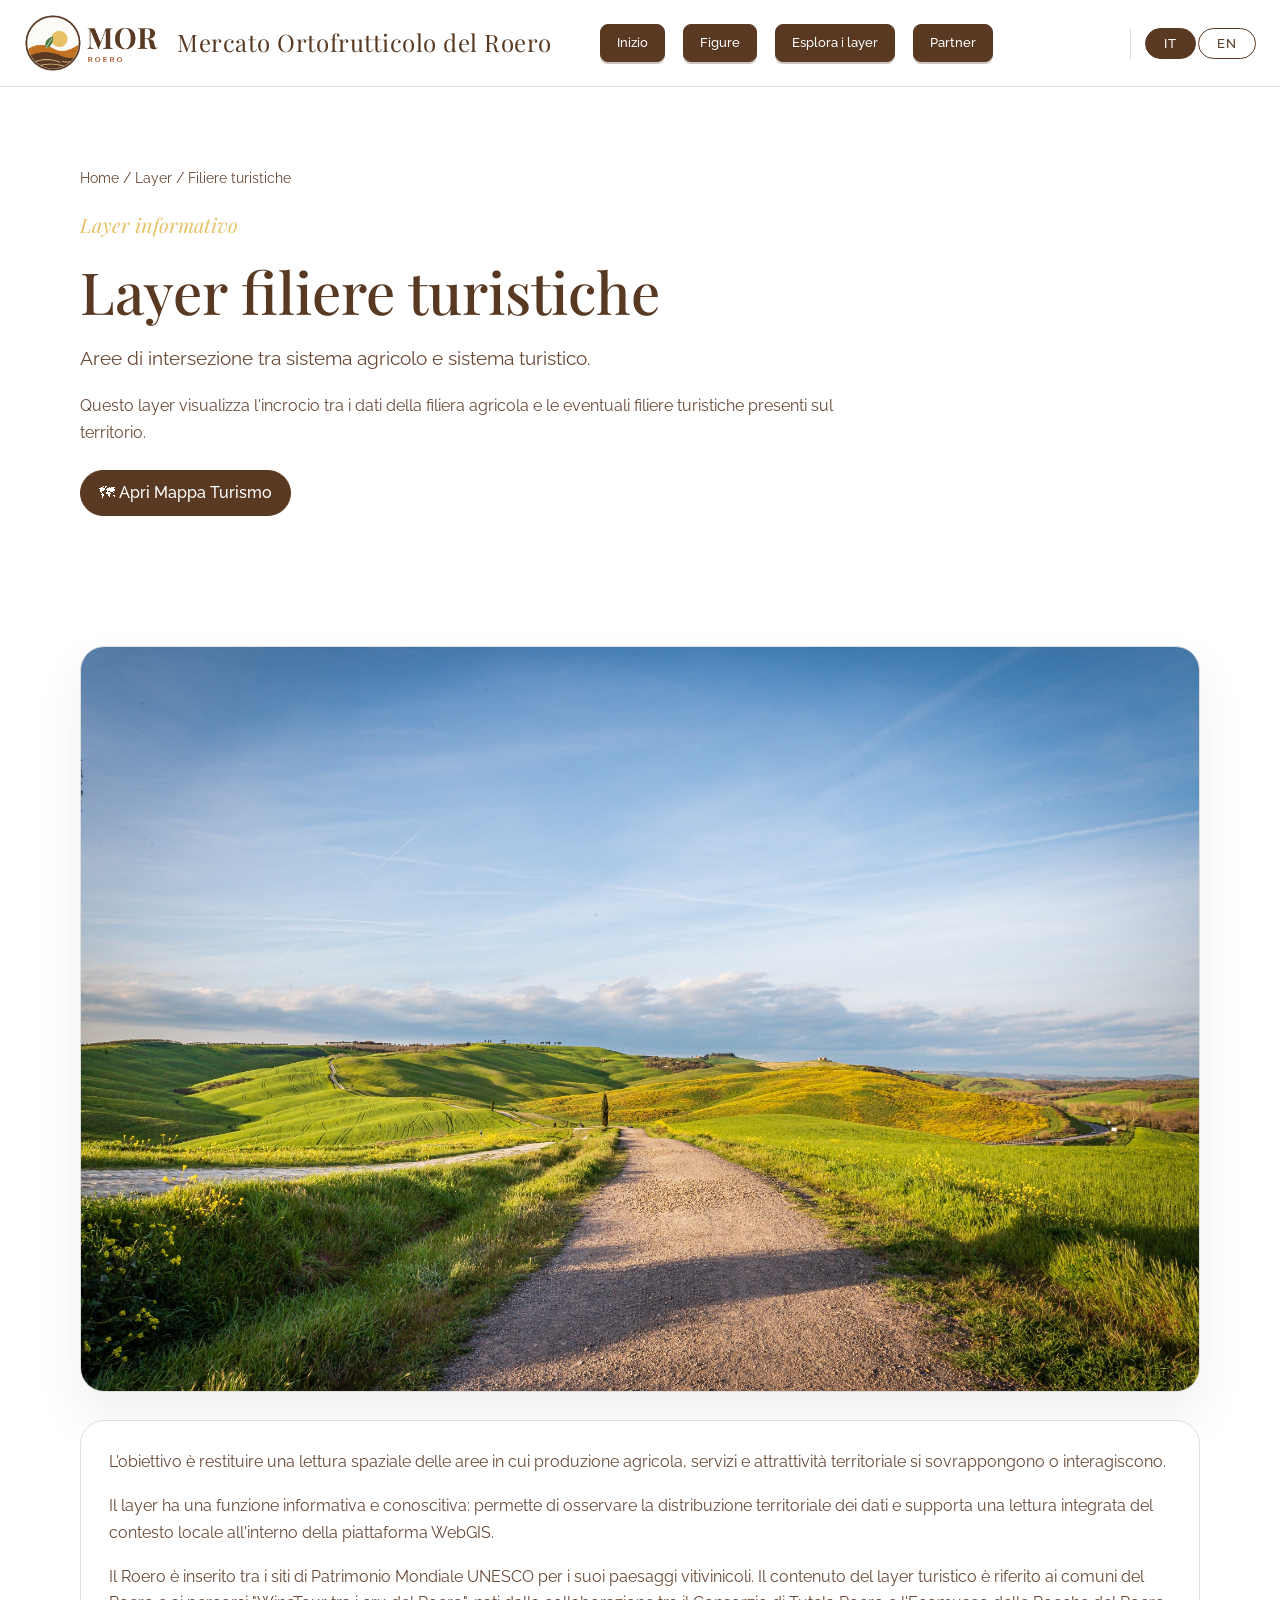
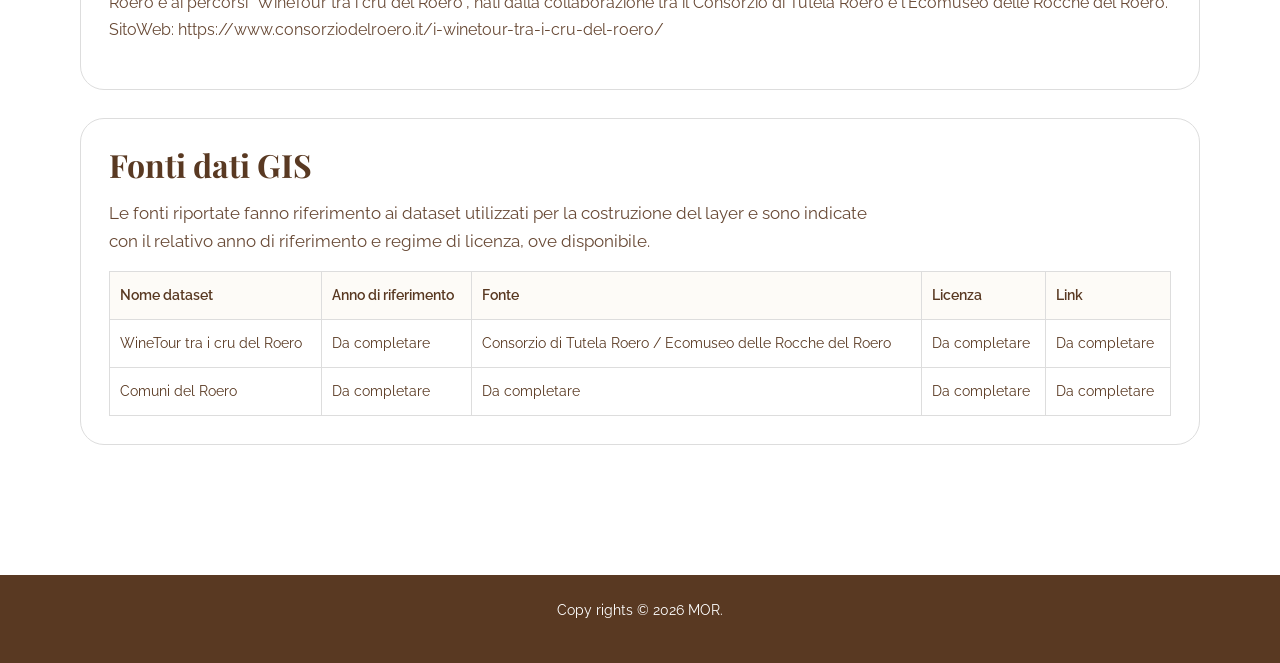
<file: tourism.html>
<!DOCTYPE html>
<html lang="it">
<head>
  <meta charset="UTF-8">
  <meta name="viewport" content="width=device-width, initial-scale=1.0">
  <title>Layer filiere turistiche – MOR</title>
  <link rel="stylesheet" href="shared.css">
  <link rel="stylesheet" href="mobile.css">
</head>
<body>
  <header class="site-header">
    <div class="container navbar">
      <a class="brand" href="index.html">
        <img src="images/logo.png" alt="Logo MOR">
        <div class="brand-title">Mercato Ortofrutticolo del Roero</div>
      </a>
      <nav class="nav-links" aria-label="Navigazione principale">
        <a href="index.html" data-i18n="nav.home">Home</a>
        <a href="index.html#numeri" data-i18n="idx.nav.numbers">Figure</a>
        <a href="index.html#features" data-i18n="idx.nav.features">Esplora i layer</a>
        <a href="index.html#partners" data-i18n="idx.nav.partners">Partner</a>
      </nav>
      <div class="lang-switcher">
        <button class="lang-btn active" data-lang="it" onclick="setLang('it')">IT</button>
        <button class="lang-btn" data-lang="en" onclick="setLang('en')">EN</button>
      </div>
    </div>
  </header>

  <main class="page-hero">
    <div class="container">
      <div class="breadcrumbs" data-i18n="tou.breadcrumb">Home / Layer / Filiere turistiche</div>
      <span class="kicker" data-i18n="nav.infolayer">Layer informativo</span>
      <h1 data-i18n="tou.h1">Layer filiere turistiche</h1>
      <p class="lead" data-i18n="tou.lead">Aree di intersezione tra sistema agricolo e sistema turistico.</p>
      <p class="support" data-i18n="tou.support">Questo layer visualizza l'incrocio tra i dati della filiera agricola e le eventuali filiere turistiche presenti sul territorio.</p>
      <div class="button-row"><a class="btn primary" href="webgis-tourism/index.html" data-i18n="tou.btn.map">&#128506; Apri Mappa Turismo</a></div>
    </div>
  </main>

  <section class="section">
    <div class="container article-grid">
      <div class="article-image"><img src="images/tourism.jpg" alt="Filiere turistiche del Roero"></div>
      <div class="panel article-copy">
        <p data-i18n="tou.p1">L'obiettivo è restituire una lettura spaziale delle aree in cui produzione agricola, servizi e attrattività territoriale si sovrappongono o interagiscono.</p>
        <p data-i18n="tou.p2">Il layer ha una funzione informativa e conoscitiva: permette di osservare la distribuzione territoriale dei dati e supporta una lettura integrata del contesto locale all'interno della piattaforma WebGIS.</p>
        <p data-i18n="tou.p3">Il Roero è inserito tra i siti di Patrimonio Mondiale UNESCO per i suoi paesaggi vitivinicoli. Il contenuto del layer turistico è riferito ai comuni del Roero e ai percorsi "WineTour tra i cru del Roero", nati dalla collaborazione tra il Consorzio di Tutela Roero e l'Ecomuseo delle Rocche del Roero. SitoWeb: https://www.consorziodelroero.it/i-winetour-tra-i-cru-del-roero/ </p>
      </div>
      <div class="panel">
        <h2 class="section-title" style="font-size:32px;" data-i18n="gis.title">Fonti dati GIS</h2>
        <p class="section-intro" style="margin-bottom:0;" data-i18n="gis.intro">Le fonti riportate fanno riferimento ai dataset utilizzati per la costruzione del layer e sono indicate con il relativo anno di riferimento e regime di licenza, ove disponibile.</p>
        <table class="sources-table">
          <thead>
            <tr>
              <th data-i18n="th.name">Nome dataset</th>
              <th data-i18n="th.year">Anno di riferimento</th>
              <th data-i18n="th.source">Fonte</th>
              <th data-i18n="th.license">Licenza</th>
              <th data-i18n="th.link">Link</th>
            </tr>
          </thead>
          <tbody>
            <tr>
              <td data-i18n="tou.data.winetour">WineTour tra i cru del Roero</td>
              <td data-i18n="common.to_complete">Da completare</td>
              <td data-i18n="tou.data.consorzio">Consorzio di Tutela Roero / Ecomuseo delle Rocche del Roero</td>
              <td data-i18n="common.to_complete">Da completare</td>
              <td data-i18n="common.to_complete">Da completare</td>
            </tr>
            <tr>
              <td data-i18n="tou.data.comuni">Comuni del Roero</td>
              <td data-i18n="common.to_complete">Da completare</td>
              <td data-i18n="common.to_complete">Da completare</td>
              <td data-i18n="common.to_complete">Da completare</td>
              <td data-i18n="common.to_complete">Da completare</td>
            </tr>
          </tbody>
        </table>
      </div>
    </div>
  </section>

  <footer class="footer"><div class="container">Copy rights &copy; 2026 MOR.</div></footer>
  <script src="lang.js"></script>
  <script src="mobile.js"></script>
</body>
</html>
</file>
<file: shared.css>
@import url('https://fonts.googleapis.com/css2?family=Playfair+Display:wght@400;500;600&family=Raleway:wght@300;400;500;600&display=swap');
:root {
  --mor-brown: #593922;
  --mor-brown-soft: #684935;
  --mor-gold: #E6C165;
  --mor-rust: #A45323;
  --mor-amber: #C27223;
  --mor-cream: #FDFBF7;
  --mor-line: #DDDDDD;
  --mor-line-soft: #E0E0E0;
  --mor-gold-soft: #EBD094;
}
* { box-sizing: border-box; }
html { scroll-behavior: smooth; }
body {
  margin: 0;
  font-family: 'Raleway', sans-serif;
  color: var(--mor-brown);
  background: #ffffff;
  line-height: 1.65;
}
a { color: inherit; text-decoration: none; }
img { max-width: 100%; display: block; }
.container { width: min(1120px, calc(100% - 40px)); margin: 0 auto; }
.site-header {
  position: sticky; top: 0; z-index: 50;
  background: rgba(255,255,255,0.96);
  border-bottom: 1px solid var(--mor-line-soft);
  backdrop-filter: blur(8px);
}
.navbar {
  display: flex; align-items: center; justify-content: space-between;
  gap: 16px; padding: 14px 0;
}
.brand { display: flex; align-items: center; gap: 14px; }
.brand img { height: 58px; width: auto; }
.brand-title { font-family: 'Playfair Display', serif; font-size: 24px; letter-spacing: 0.02em; }
.nav-links { display: flex; gap: 18px; flex-wrap: wrap; font-size: 14px; align-items: center; }
.nav-links a { color: var(--mor-brown-soft); }
.nav-links a:hover { color: var(--mor-rust); }
.lang-switcher {
  display: flex;
  gap: 2px;
  margin-left: 8px;
  border-left: 1px solid var(--mor-line);
  padding-left: 14px;
}
.lang-btn {
  background: none;
  border: 1px solid transparent;
  border-radius: 6px;
  cursor: pointer;
  font-family: 'Raleway', sans-serif;
  font-size: 12px;
  font-weight: 700;
  color: var(--mor-brown-soft);
  padding: 3px 8px;
  letter-spacing: 0.07em;
  transition: 0.2s ease;
  line-height: 1;
}
.lang-btn:hover { color: var(--mor-rust); border-color: var(--mor-line); }
.lang-btn.active {
  color: var(--mor-brown);
  border-color: var(--mor-brown);
  background: var(--mor-cream);
}
.hero { padding: 70px 0 44px; }
.hero-grid {
  display: grid; grid-template-columns: 1.1fr 0.9fr; gap: 36px; align-items: center;
}
.hero h1, .page-hero h1, h2.section-title, h3.card-title, .article-title {
  font-family: 'Playfair Display', serif;
  color: var(--mor-brown);
  margin: 0 0 16px;
  line-height: 1.12;
}
.hero h1, .page-hero h1 { font-size: clamp(34px, 5vw, 58px); font-weight: 500; }
.hero .lead, .page-hero .lead {
  font-size: 19px; color: var(--mor-brown-soft); max-width: 720px;
}
.hero .support, .page-hero .support {
  color: var(--mor-brown-soft);
  font-size: 16px;
  max-width: 760px;
}
.kicker {
  display: inline-block;
  margin-bottom: 18px;
  color: var(--mor-gold);
  font-family: 'Playfair Display', serif;
  font-style: italic;
  font-size: 20px;
}
.button-row { display: flex; gap: 14px; flex-wrap: wrap; margin-top: 24px; }
.btn {
  display: inline-flex; align-items: center; justify-content: center;
  min-height: 46px; padding: 0 18px; border-radius: 999px;
  border: 1px solid var(--mor-brown); font-weight: 500;
  transition: 0.2s ease;
}
.btn.primary { background: var(--mor-brown); color: white; }
.btn.secondary { background: white; color: var(--mor-brown); }
.btn:hover { transform: translateY(-1px); }
.hero-image, .article-image {
  border-radius: 24px; overflow: hidden; border: 1px solid var(--mor-line); box-shadow: 0 24px 50px rgba(89,57,34,0.08);
}
.section { padding: 80px 0; }
.section-title { font-size: clamp(28px, 4vw, 42px); }
.section-intro {
  max-width: 780px; color: var(--mor-brown-soft); font-size: 17px; margin: 0 0 24px;
}
.cards {
  display: grid; grid-template-columns: repeat(3, minmax(0, 1fr)); gap: 20px;
}
.card {
  background: white; border: 1px solid var(--mor-line); border-radius: 24px;
  overflow: hidden; box-shadow: 0 16px 34px rgba(89,57,34,0.06);
}
.card-body { padding: 22px; }
.card-title { font-size: 28px; margin-bottom: 10px; }
.card p { color: var(--mor-brown-soft); margin: 0 0 16px; }
.card img { aspect-ratio: 16 / 10; object-fit: cover; width: 100%; }
.panel {
  border: 1px solid var(--mor-line); border-radius: 24px; padding: 28px; background: white;
}
.note-box {
  background: var(--mor-cream); border: 1px solid var(--mor-gold-soft); border-radius: 18px; padding: 18px 20px; color: var(--mor-brown-soft);
}
.page-hero { padding: 80px 0 50px; }
.breadcrumbs { font-size: 14px; color: var(--mor-brown-soft); margin-bottom: 18px; }
.article-grid { display: grid; grid-template-columns: 1fr; gap: 28px; }
.article-copy { font-size: 16px; color: var(--mor-brown-soft); }
.article-copy p { margin: 0 0 18px; }
.article-copy strong { color: var(--mor-brown); }
.sources-table {
  width: 100%; border-collapse: collapse; margin-top: 16px; font-size: 14px;
}
.sources-table th, .sources-table td {
  border: 1px solid var(--mor-line); padding: 12px 10px; text-align: left; vertical-align: top;
}
.sources-table th {
  background: var(--mor-cream); color: var(--mor-brown); font-weight: 600;
}
.container.navbar {
  width: 100%;
  max-width: 100%;
  padding: 14px 24px;
  justify-content: flex-start;
}
.container.navbar .nav-links { margin-left: 32px; }
.container.navbar .lang-switcher { margin-left: auto; }
.container.navbar .nav-links a {
  background: var(--mor-brown);
  color: #ffffff;
  padding: 7px 16px;
  border-radius: 8px;
  font-size: 13px;
  font-weight: 500;
  border: 1px solid var(--mor-brown);
  transition: transform 0.2s ease, box-shadow 0.2s ease, background 0.2s ease;
  transform: translateY(0);
  box-shadow: 0 2px 0 rgba(89,57,34,0.3);
}
.container.navbar .nav-links a:hover {
  background: var(--mor-brown-soft);
  border-color: var(--mor-brown-soft);
  transform: translateY(-3px);
  box-shadow: 0 6px 14px rgba(89,57,34,0.25);
}
.container.navbar .nav-links a:active {
  transform: translateY(1px);
  box-shadow: 0 1px 3px rgba(89,57,34,0.2);
}
.container.navbar .lang-btn {
  background: transparent;
  color: var(--mor-brown);
  padding: 8px 18px;
  border-radius: 999px;
  font-size: 13px;
  font-weight: 500;
  border: 1px solid var(--mor-brown);
  transition: 0.2s ease;
}
.container.navbar .lang-btn:hover { background: var(--mor-cream); }
.container.navbar .lang-btn.active {
  background: var(--mor-brown);
  color: #ffffff;
  border-color: var(--mor-brown);
}
.footer {
  margin-top: 50px; padding: 24px 0 40px; font-size: 14px;
  background: var(--mor-brown); color: #ffffff; text-align: center;
}
.small-muted { font-size: 13px; color: var(--mor-brown-soft); }
.infographic-shell { margin-top: 26px; }
@media (max-width: 920px) {
  .hero-grid, .cards { grid-template-columns: 1fr; }
  .brand-title { display: none; }
}
@media (max-width: 700px) {
  .container { width: min(100% - 24px, 1120px); }
  .navbar { align-items: flex-start; flex-direction: column; }
  .nav-links { gap: 12px; }
  .panel { padding: 20px; }
}
</file>
<file: mobile.css>
/* ─────────────────────────────────────────────────────────────
   MOR – mobile / small-screen layer
   Loaded LAST on every page (after page <style> blocks) so it can
   override page-specific desktop rules. Desktop is untouched: every
   layout rule lives inside a max-width media query.
   ───────────────────────────────────────────────────────────── */

/* Header nav: neutralise the generic `nav { … }` rule used on the
   article pages, which otherwise styles the header's link bar too. */
.site-header nav.nav-links {
  width: auto; height: auto; padding: 0; background: none; border: 0;
  position: static;
}
/* Article pages hide every [data-lang] element by default, which also
   hid one of the IT/EN buttons. Keep both visible. */
.lang-switcher .lang-btn[data-lang] { display: inline-block; }

/* Hamburger button (injected by mobile.js) — hidden on desktop */
.nav-toggle { display: none; }

/* Map-page buttons (injected by mobile.js) — hidden on desktop */
.gis-mobile-bar, .gis-backdrop { display: none; }

/* ═════════════ Tablets and phones ═════════════ */
@media (max-width: 860px) {

  /* ── Header ─────────────────────────────── */
  .site-header { z-index: 1500; }
  .container.navbar,
  .navbar {
    flex-direction: row;
    flex-wrap: nowrap;
    align-items: center;
    gap: 10px;
    padding: 10px 16px;
  }
  .brand img { height: 42px; }
  .brand-title { display: none; }
  .container.navbar .lang-switcher,
  .lang-switcher { margin-left: auto; padding-left: 0; border-left: 0; }
  .container.navbar .lang-btn { padding: 6px 12px; }

  .nav-toggle {
    display: inline-flex; align-items: center; justify-content: center;
    width: 42px; height: 42px; flex-shrink: 0;
    border: 1px solid var(--mor-brown); border-radius: 10px;
    background: #fff; color: var(--mor-brown);
    font-size: 22px; line-height: 1; cursor: pointer; padding: 0;
  }
  html.nav-open .nav-toggle { background: var(--mor-brown); color: #fff; }

  /* Links become a drop-down panel under the header */
  .site-header nav.nav-links,
  .container.navbar .nav-links {
    display: none;
    position: absolute; top: 100%; left: 0; right: 0;
    margin: 0; padding: 12px 16px 16px;
    flex-direction: column; align-items: stretch; gap: 8px;
    background: #fff;
    border-bottom: 1px solid var(--mor-line-soft);
    box-shadow: 0 12px 24px rgba(89,57,34,0.12);
  }
  html.nav-open .site-header nav.nav-links,
  html.nav-open .container.navbar .nav-links { display: flex; }
  .container.navbar .nav-links a {
    display: block; text-align: center;
    padding: 12px 16px; font-size: 15px;
  }
  .container.navbar .nav-links a:hover { transform: none; }

  /* ── General page layout ────────────────── */
  .container { width: calc(100% - 32px); }
  .hero { padding: 36px 0 28px; }
  .page-hero { padding: 36px 0 24px; }
  .section { padding: 40px 0; }
  .hero .lead, .page-hero .lead { font-size: 17px; }
  .hero .support, .page-hero .support { font-size: 15px; }
  .kicker { font-size: 17px; margin-bottom: 12px; }
  .hero-grid, .cards { grid-template-columns: 1fr; gap: 20px; }
  .cards[style] { grid-template-columns: 1fr !important; }
  .card-title { font-size: 24px; }
  .panel { padding: 20px; border-radius: 18px; }
  .panel .section-title[style] { font-size: 26px !important; }
  .button-row .btn { flex: 1 1 auto; }

  /* Don't let wide content (e.g. the OD matrix) stretch the grid */
  .article-grid { grid-template-columns: minmax(0, 1fr); }
  .article-grid > * { min-width: 0; }

  /* Wide tables scroll sideways instead of breaking the page */
  .sources-table { display: block; overflow-x: auto; font-size: 13px; }
  .sources-table th, .sources-table td { padding: 8px; min-width: 110px; overflow-wrap: anywhere; }

  /* ── Home page (index.html) ─────────────── */
  section.hero,
  section#numeri,
  section#features { display: block; min-height: 0; padding: 32px 0; }
  .hero .container,
  section#numeri .container,
  section#features .container {
    width: 100%; max-width: 100%;
    padding-left: 16px; padding-right: 16px;
  }
  .hero-grid { grid-template-columns: 1fr; }
  .hero-image { height: 240px; border-radius: 18px; }

  /* ── Partners ───────────────────────────── */
  .partner-logos { gap: 28px; padding: 24px; margin-top: 28px; }
  .partner-logos img { max-width: 40%; max-height: 80px; }

  /* ── Login ──────────────────────────────── */
  .login-box { padding: 32px 22px; }

  /* ── Article pages (explore-*, vehicle-tracking) ── */
  .article-wrapper { padding: 28px 16px 56px; }
  .article-title { font-size: 30px; }
  .article-lead { font-size: 17px; padding-left: 14px; }
  .article-meta { flex-wrap: wrap; gap: 10px; margin-bottom: 28px; }
  .article-image-wrap { aspect-ratio: 16/10; margin-bottom: 40px; }
  .article-body { font-size: 16px; line-height: 1.75; }
  .article-body h2 { font-size: 23px; margin-top: 36px; }
  .pull-quote { font-size: 19px; margin: 28px 0; padding: 18px 0; }
  .back-btn { margin-top: 36px; }

  /* ── WebGIS map pages ───────────────────── */
  /* --hdr is the real header height, measured by mobile.js */
  body #map,
  body #anim-overlay { top: var(--hdr, 62px); left: 0; right: 0; }

  /* Panels open as bottom sheets: the map stays visible above them */
  body #filter-panel,
  body #legend-panel {
    top: auto; bottom: 0; left: 0; right: 0;
    width: 100%;
    height: 42vh;
    border: 0;
    border-top: 1px solid #ead9be;
    border-radius: 16px 16px 0 0;
    z-index: 1200;
    transform: translateY(105%);
    transition: transform 0.25s ease;
    box-shadow: 0 -8px 24px rgba(0,0,0,0.18);
  }
  html.show-filter #filter-panel,
  html.show-legend #legend-panel { transform: none; }

  /* Bigger touch targets inside the panels */
  body .acc-header { padding: 15px 18px; }
  body .layer-eye, body .anim-btn { font-size: 18px; padding: 4px 6px; }
  body .acc-title { flex: 1; }
  /* the sheet is short: scroll its rows instead of squashing them */
  body #filter-panel > *, body #legend-panel > * { flex-shrink: 0; }

  /* no dark overlay: the map must stay usable while a sheet is open */
  .gis-backdrop { display: none; }

  .gis-mobile-bar {
    display: flex; gap: 10px;
    position: absolute; left: 50%; bottom: 28px; transform: translateX(-50%);
    z-index: 1250;
    transition: bottom 0.25s ease;
  }
  /* buttons ride on top of the open sheet */
  html.show-filter .gis-mobile-bar,
  html.show-legend .gis-mobile-bar { bottom: calc(42vh + 10px); }
  html.show-filter .gis-mobile-bar [data-panel="filter"],
  html.show-legend .gis-mobile-bar [data-panel="legend"] { outline: 3px solid var(--mor-gold); }
  .gis-mobile-bar button {
    display: inline-flex; align-items: center; gap: 6px;
    padding: 11px 18px; border-radius: 999px;
    border: 1px solid var(--mor-brown);
    background: var(--mor-brown); color: #fff;
    font-family: 'Raleway', sans-serif; font-size: 14px; font-weight: 600;
    box-shadow: 0 6px 16px rgba(0,0,0,0.25); cursor: pointer; white-space: nowrap;
  }
  .gis-mobile-bar button.secondary { background: #fff; color: var(--mor-brown); }
  body .leaflet-control-attribution { font-size: 9px; max-width: 60vw; }
}

/* ═════════════ Small phones ═════════════ */
@media (max-width: 420px) {
  .hero h1, .page-hero h1 { font-size: 30px; }
  .article-title { font-size: 26px; }
  .container.navbar .lang-btn { padding: 5px 10px; font-size: 12px; }
  .hero-image { height: 200px; }
}
</file>
